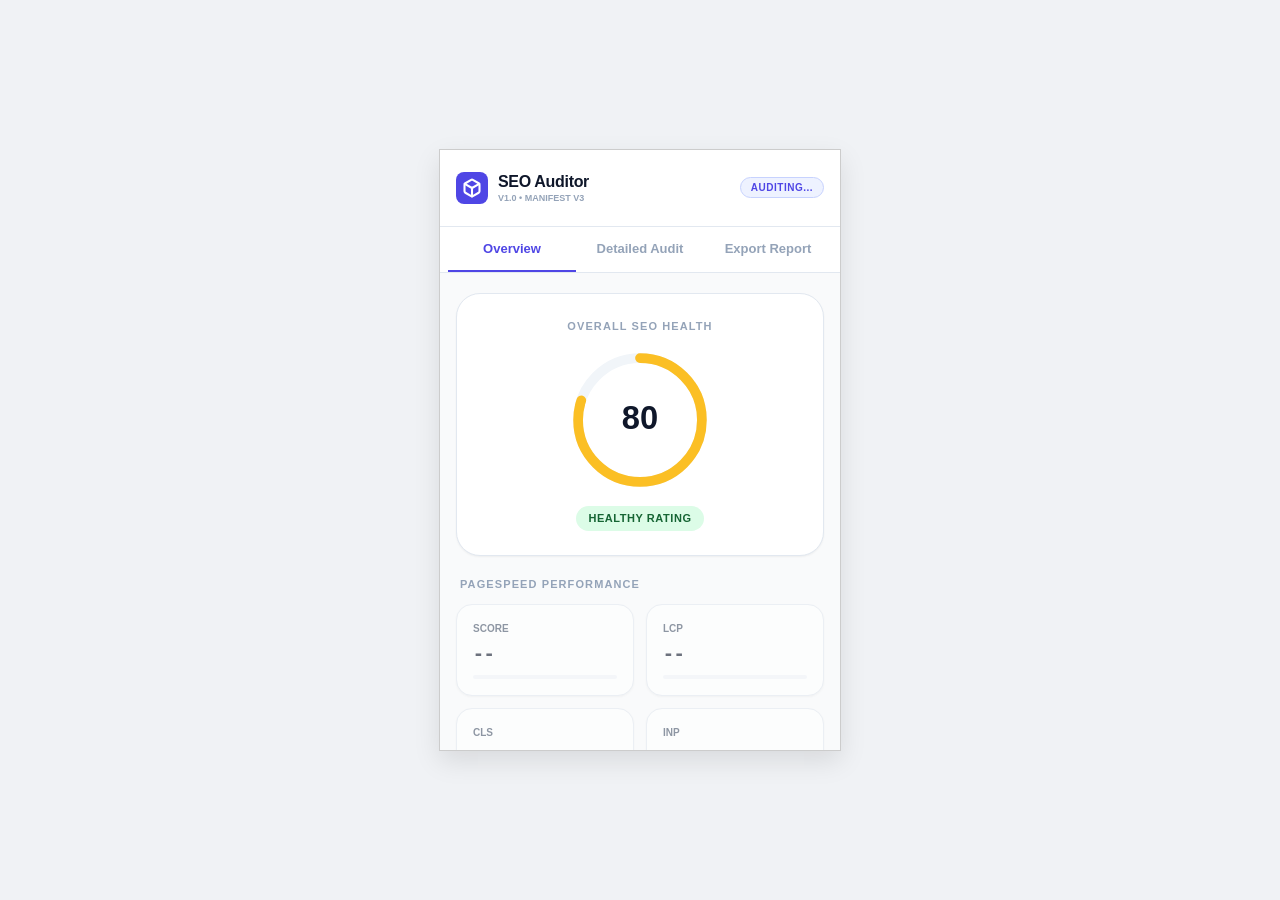
<file: index.html>
<!doctype html>
<html lang="en">
  <head>
    <meta charset="UTF-8" />
    <meta name="viewport" content="width=device-width, initial-scale=1.0" />
    <title>SEO Quick Auditor - Preview</title>
    <style>
      body {
        margin: 0;
        display: flex;
        justify-content: center;
        align-items: center;
        min-height: 100vh;
        background: #f0f2f5;
      }
      iframe {
        width: 400px;
        height: 600px;
        border: 1px solid #ccc;
        box-shadow: 0 10px 25px rgba(0,0,0,0.1);
        background: white;
      }
    </style>
  </head>
  <body>
    <iframe src="popup.html" frameborder="0"></iframe>
  </body>
</html>
</file>
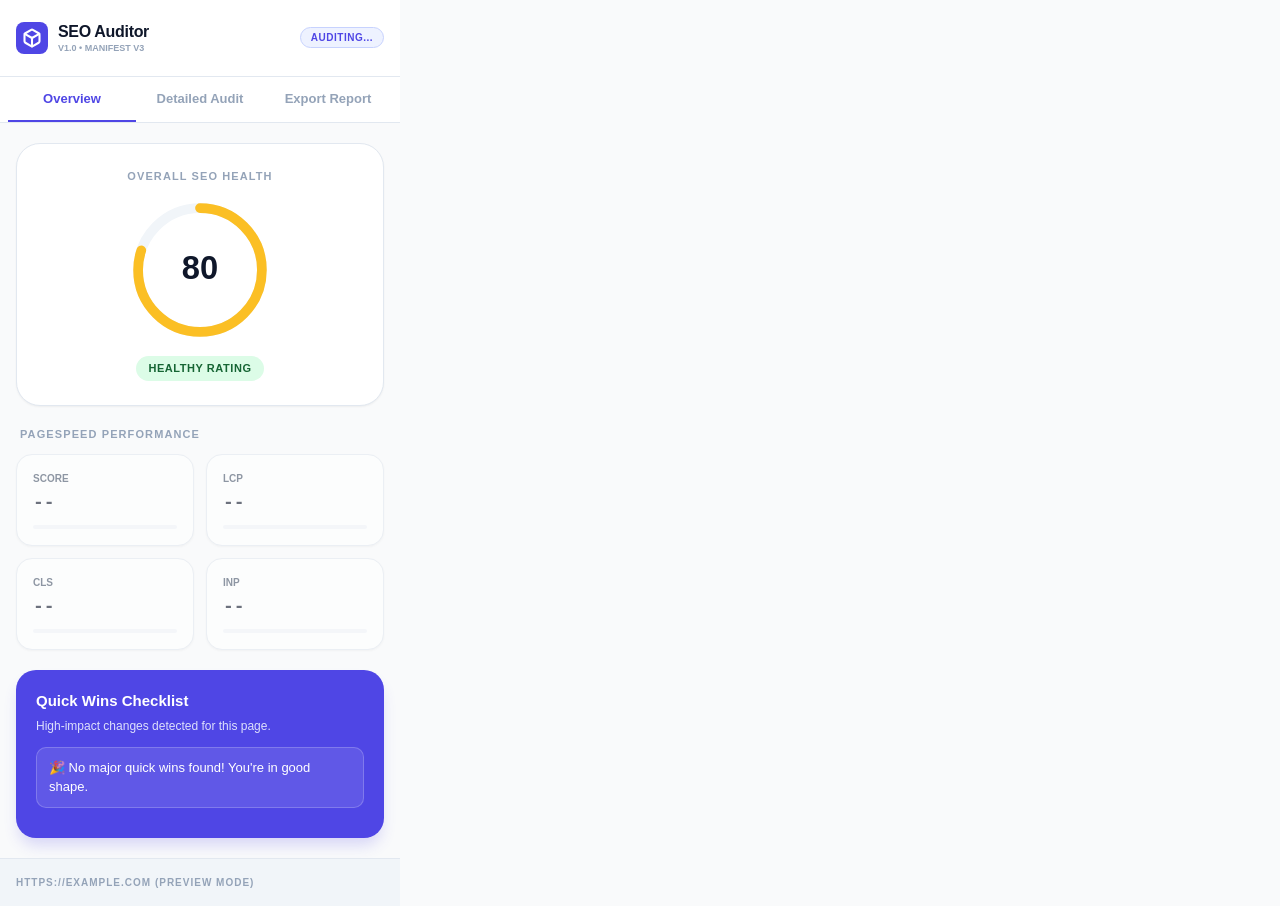
<file: popup.html>
<!DOCTYPE html>
<html lang="en">
<head>
  <meta charset="UTF-8">
  <meta name="viewport" content="width=device-width, initial-scale=1.0">
  <title>SEO Quick Auditor</title>
  <link rel="stylesheet" href="popup.css">
</head>
<body>
  <div class="app-container">
    <header class="header">
      <div class="logo-container">
        <div class="logo-icon">
          <svg width="20" height="20" viewBox="0 0 24 24" fill="none" stroke="currentColor" stroke-width="2.5" stroke-linecap="round" stroke-linejoin="round"><path d="M21 16V8a2 2 0 0 0-1-1.73l-7-4a2 2 0 0 0-2 0l-7 4A2 2 0 0 0 3 8v8a2 2 0 0 0 1 1.73l7 4a2 2 0 0 0 2 0l7-4A2 2 0 0 0 21 16z"></path><polyline points="3.27 6.96 12 12.01 20.73 6.96"></polyline><line x1="12" y1="22.08" x2="12" y2="12"></line></svg>
        </div>
        <div>
          <h1 class="logo">SEO Auditor</h1>
          <p style="font-size: 9px; font-weight: 700; color: var(--text-light); text-transform: uppercase; margin-top: -2px;">v1.0 • Manifest V3</p>
        </div>
      </div>
      <div id="status-badge" class="badge">Auditing...</div>
    </header>

    <nav class="tabs">
      <button class="tab-btn active" data-tab="overview">Overview</button>
      <button class="tab-btn" data-tab="details">Detailed Audit</button>
      <button class="tab-btn" data-tab="export">Export Report</button>
    </nav>

    <main class="content">
      <!-- Overview Tab -->
      <section id="overview" class="tab-pane active">
        <div class="score-card">
          <h2 class="score-label">Overall SEO Health</h2>
          <div class="score-ring">
            <svg viewBox="0 0 36 36" class="circular-chart">
              <path class="circle-bg" d="M18 2.0845 a 15.9155 15.9155 0 0 1 0 31.831 a 15.9155 15.9155 0 0 1 0 -31.831" />
              <path id="score-path" class="circle" stroke-dasharray="0, 100" d="M18 2.0845 a 15.9155 15.9155 0 0 1 0 31.831 a 15.9155 15.9155 0 0 1 0 -31.831" />
              <text x="18" y="20.35" class="percentage" id="overall-score">0</text>
            </svg>
          </div>
          <div id="rating-text" class="rating-badge" style="background: #F1F5F9; color: #64748B;">Scanning...</div>
        </div>

        <h2 class="metrics-section-title">PageSpeed Performance</h2>
        <div class="pagespeed-metrics" id="metrics-grid">
          <div class="metric-card loading">
            <span class="label">Score</span>
            <span class="value" id="perf-score">--</span>
            <div class="metric-bar"><div class="metric-progress" id="perf-progress"></div></div>
          </div>
          <div class="metric-card loading">
            <span class="label">LCP</span>
            <span class="value" id="lcp-val">--</span>
            <div class="metric-bar"><div class="metric-progress" id="lcp-progress"></div></div>
          </div>
          <div class="metric-card loading">
            <span class="label">CLS</span>
            <span class="value" id="cls-val">--</span>
            <div class="metric-bar"><div class="metric-progress" id="cls-progress"></div></div>
          </div>
          <div class="metric-card loading">
            <span class="label">INP</span>
            <span class="value" id="inp-val">--</span>
            <div class="metric-bar"><div class="metric-progress" id="inp-progress"></div></div>
          </div>
        </div>

        <div class="quick-wins">
          <h3>Quick Wins Checklist</h3>
          <p>High-impact changes detected for this page.</p>
          <ul id="quick-wins-list">
            <li>Analyzing page content...</li>
          </ul>
        </div>
      </section>

      <!-- Details Tab -->
      <section id="details" class="tab-pane">
        <div class="findings-header">
          <h2>Audit Findings</h2>
          <span id="passes-count" class="check-badge">Calculating...</span>
        </div>
        <div class="accordion" id="details-accordion">
          <div class="loading-state">Analyzing details...</div>
        </div>
      </section>

      <!-- Export Tab -->
      <section id="export" class="tab-pane">
        <div class="export-container">
          <div class="export-card">
            <h3>Audit Report</h3>
            <p>Download the full SEO audit data for your records.</p>
            <div class="export-actions">
              <button id="btn-export-txt" class="btn btn-secondary">Download TXT</button>
              <button id="btn-export-json" class="btn btn-primary">Download JSON</button>
            </div>
          </div>
          <div id="export-preview" class="report-preview">
            <!-- Preview of content -->
          </div>
        </div>
      </section>
    </main>

    <footer class="footer">
      <p id="scanned-url">Scanning...</p>
    </footer>
  </div>

  <script src="popup.js"></script>
</body>
</html>
</file>
<file: popup.css>
:root {
  --primary: #4F46E5; /* Indigo 600 */
  --primary-light: #EEF2FF;
  --success: #10B981;
  --warning: #FBBF24;
  --danger: #EF4444;
  --bg: #F9FAFB;
  --card: #FFFFFF;
  --text: #0F172A;
  --text-slate: #475569;
  --text-light: #94A3B8;
  --border: #E2E8F0;
  --font-sans: 'Inter', -apple-system, BlinkMacSystemFont, 'Segoe UI', Roboto, sans-serif;
  --font-mono: 'JetBrains Mono', 'Fira Code', monospace;
  --shadow-sm: 0 1px 2px 0 rgb(0 0 0 / 0.05);
}

@import url('https://fonts.googleapis.com/css2?family=Inter:wght@400;500;600;700;800&family=JetBrains+Mono:wght@500;700&display=swap');

* {
  box-sizing: border-box;
  margin: 0;
  padding: 0;
}

body {
  width: 400px;
  background-color: var(--bg);
  color: var(--text);
  font-family: var(--font-sans);
  font-size: 14px;
  line-height: 1.5;
}

.app-container {
  display: flex;
  flex-direction: column;
  min-height: 100vh;
}

/* Header */
.header {
  padding: 20px 16px;
  background: var(--card);
  border-bottom: 1px solid var(--border);
  display: flex;
  justify-content: space-between;
  align-items: center;
}

.logo-container {
  display: flex;
  align-items: center;
  gap: 10px;
}

.logo-icon {
  width: 32px;
  height: 32px;
  background: var(--primary);
  border-radius: 8px;
  display: flex;
  align-items: center;
  justify-content: center;
  color: white;
}

.logo {
  font-size: 16px;
  font-weight: 800;
  letter-spacing: -0.02em;
}

.badge {
  font-size: 10px;
  padding: 2px 10px;
  border-radius: 100px;
  background: var(--primary-light);
  color: var(--primary);
  font-weight: 700;
  text-transform: uppercase;
  letter-spacing: 0.05em;
  border: 1px solid #C7D2FE;
}

/* Tabs */
.tabs {
  display: flex;
  background: var(--card);
  border-bottom: 1px solid var(--border);
  position: sticky;
  top: 0;
  z-index: 10;
  padding: 0 8px;
}

.tab-btn {
  flex: 1;
  padding: 14px 4px;
  border: none;
  background: none;
  font-size: 13px;
  font-weight: 600;
  color: var(--text-light);
  cursor: pointer;
  transition: all 0.2s;
  border-bottom: 2px solid transparent;
}

.tab-btn:hover {
  color: var(--text-slate);
}

.tab-btn.active {
  color: var(--primary);
  border-bottom-color: var(--primary);
}

/* Content */
.content {
  padding: 20px 16px;
  flex-grow: 1;
}

.tab-pane {
  display: none;
}

.tab-pane.active {
  display: block;
}

/* Score Ring - Overview */
.score-card {
  background: var(--card);
  border-radius: 24px;
  padding: 24px;
  border: 1px solid var(--border);
  box-shadow: var(--shadow-sm);
  display: flex;
  flex-direction: column;
  align-items: center;
  margin-bottom: 20px;
}

.score-label {
  font-size: 11px;
  font-weight: 800;
  color: var(--text-light);
  text-transform: uppercase;
  letter-spacing: 0.1em;
  margin-bottom: 16px;
}

.score-ring {
  width: 140px;
  height: 140px;
  position: relative;
}

.circular-chart {
  display: block;
}

.circle-bg {
  fill: none;
  stroke: #F1F5F9;
  stroke-width: 2.5;
}

.circle {
  fill: none;
  stroke-width: 2.5;
  stroke-linecap: round;
  transition: stroke-dasharray 0.8s ease-in-out;
}

.percentage {
  fill: var(--text);
  font-weight: 800;
  font-size: 0.6em;
  text-anchor: middle;
}

.rating-badge {
  margin-top: 16px;
  padding: 4px 12px;
  border-radius: 100px;
  font-size: 11px;
  font-weight: 700;
  text-transform: uppercase;
  letter-spacing: 0.05em;
}

/* Metrics */
.metrics-section-title {
  font-size: 11px;
  font-weight: 800;
  color: var(--text-light);
  text-transform: uppercase;
  letter-spacing: 0.1em;
  margin-bottom: 12px;
  padding-left: 4px;
}

.pagespeed-metrics {
  display: grid;
  grid-template-columns: 1fr 1fr;
  gap: 12px;
  margin-bottom: 20px;
}

.metric-card {
  background: var(--card);
  padding: 16px;
  border-radius: 16px;
  border: 1px solid var(--border);
  box-shadow: var(--shadow-sm);
}

.metric-card.loading { opacity: 0.6; }

.metric-card .label {
  font-size: 10px;
  color: var(--text-slate);
  font-weight: 700;
  text-transform: uppercase;
  display: block;
  margin-bottom: 4px;
}

.metric-card .value {
  font-size: 18px;
  font-weight: 800;
  font-family: var(--font-mono);
  color: var(--text);
}

.metric-bar {
  width: 100%;
  height: 4px;
  background: #F1F5F9;
  border-radius: 100px;
  margin-top: 8px;
  overflow: hidden;
}

.metric-progress {
  height: 100%;
  border-radius: 100px;
  width: 0;
  transition: width 1s;
}

/* Quick Wins */
.quick-wins {
  background: var(--primary);
  padding: 20px;
  border-radius: 20px;
  color: white;
  box-shadow: 0 10px 15px -3px rgba(79, 70, 229, 0.2);
}

.quick-wins h3 {
  font-size: 15px;
  margin-bottom: 4px;
  font-weight: 700;
}

.quick-wins p {
  font-size: 12px;
  color: var(--primary-light);
  margin-bottom: 12px;
  opacity: 0.9;
}

.quick-wins ul { list-style: none; }

.quick-wins li {
  font-size: 13px;
  margin-bottom: 10px;
  padding: 10px 12px;
  background: rgba(255, 255, 255, 0.1);
  border-radius: 10px;
  border: 1px solid rgba(255, 255, 255, 0.2);
  display: flex;
  align-items: center;
  gap: 10px;
}

/* Details Accordion */
.findings-header {
  display: flex;
  justify-content: space-between;
  align-items: center;
  margin-bottom: 16px;
}

.findings-header h2 {
  font-size: 16px;
  font-weight: 700;
}

.check-badge {
  font-size: 10px;
  font-weight: 700;
  background: var(--primary-light);
  color: var(--primary);
  padding: 2px 8px;
  border-radius: 6px;
}

.accordion-item {
  background: var(--card);
  border: 1px solid var(--border);
  border-radius: 16px;
  margin-bottom: 12px;
  transition: all 0.2s;
}

.accordion-item:hover {
  border-color: #C7D2FE;
  background: #F8FAFC;
}

.accordion-header {
  padding: 16px;
  display: flex;
  justify-content: space-between;
  align-items: center;
  cursor: pointer;
}

.accordion-title {
  display: flex;
  align-items: center;
  gap: 12px;
  font-weight: 600;
  color: var(--text-slate);
}

.status-icon {
  width: 28px;
  height: 28px;
  border-radius: 50%;
  display: flex;
  align-items: center;
  justify-content: center;
  font-size: 14px;
}

.status-icon.green { background: #DCFCE7; color: #166534; }
.status-icon.yellow { background: #FEF3C7; color: #92400E; }
.status-icon.red { background: #FEE2E2; color: #991B1B; }

.accordion-content {
  padding: 0 16px 16px 16px;
  font-size: 13px;
  border-top: none;
}

.detail-value {
  padding: 12px;
  background: white;
  border: 1px solid var(--border);
  border-radius: 10px;
  margin-top: 4px;
  font-family: var(--font-sans);
  color: var(--text-slate);
  font-style: italic;
}

.fix-tip {
  margin-top: 10px;
  padding: 10px;
  background: var(--bg);
  border-left: 3px solid var(--primary);
  border-radius: 4px;
  font-size: 12px;
}

/* Export */
.export-card {
  background: var(--card);
  padding: 24px;
  border-radius: 20px;
  border: 1px solid var(--border);
  text-align: center;
}

.export-card h3 { font-size: 18px; margin-bottom: 8px; }
.export-card p { font-size: 13px; color: var(--text-slate); margin-bottom: 20px; }

.export-actions { display: flex; gap: 10px; }

.btn {
  padding: 12px 16px;
  border-radius: 12px;
  font-weight: 700;
  cursor: pointer;
  border: 1px solid transparent;
  flex: 1;
  font-size: 13px;
  transition: all 0.2s;
}

.btn-primary {
  background: var(--primary);
  color: white;
  box-shadow: 0 4px 6px -1px rgba(79, 70, 229, 0.1);
}

.btn-secondary {
  background: white;
  border-color: var(--border);
  color: var(--text-slate);
}

.btn:hover { transform: translateY(-1px); box-shadow: 0 10px 15px -3px rgba(0,0,0,0.1); }

/* Footer */
.footer {
  padding: 16px;
  background: #F1F5F9;
  border-top: 1px solid var(--border);
}

.footer p {
  font-size: 10px;
  font-weight: 700;
  color: var(--text-light);
  text-transform: uppercase;
  letter-spacing: 0.1em;
}

/* Dynamic Classes */
.color-green { stroke: var(--success); }
.color-yellow { stroke: var(--warning); }
.color-red { stroke: var(--danger); }

.bg-green { background: var(--success); }
.bg-yellow { background: var(--warning); }
.bg-red { background: var(--danger); }
</file>
